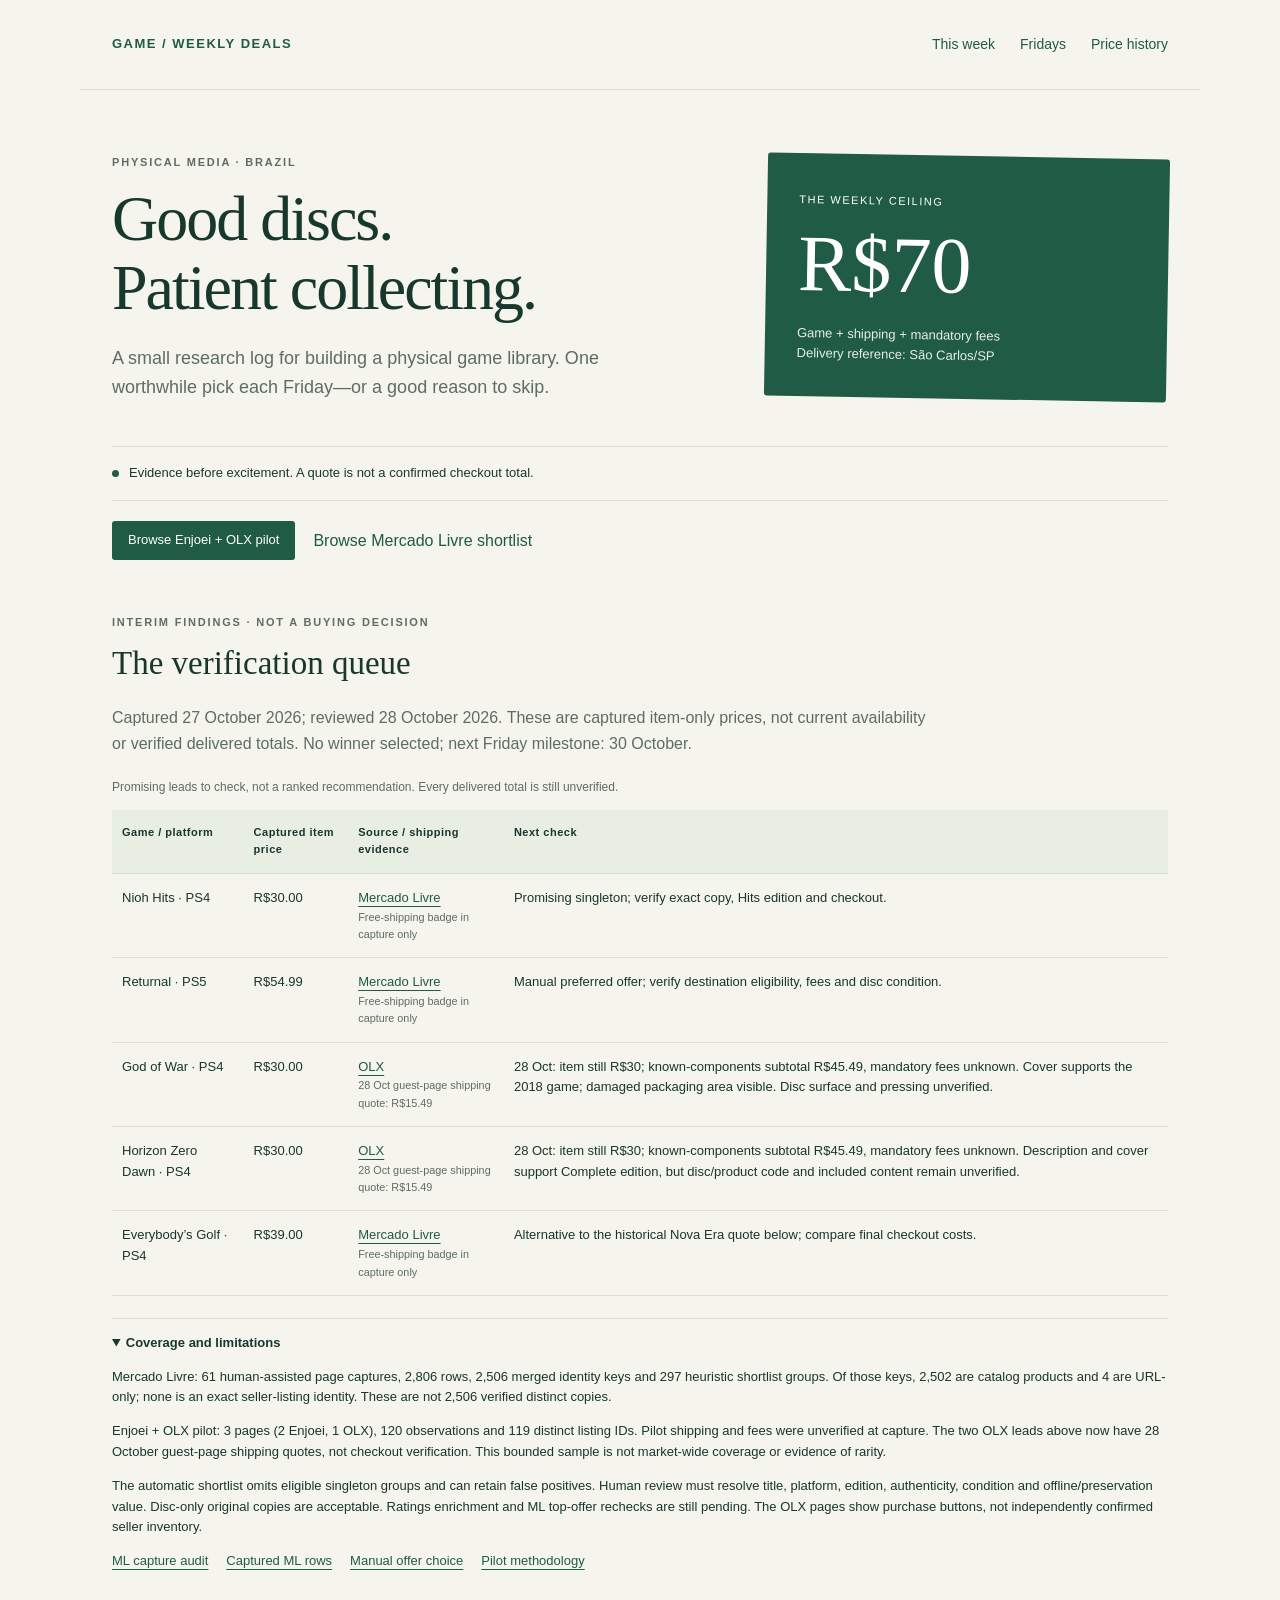
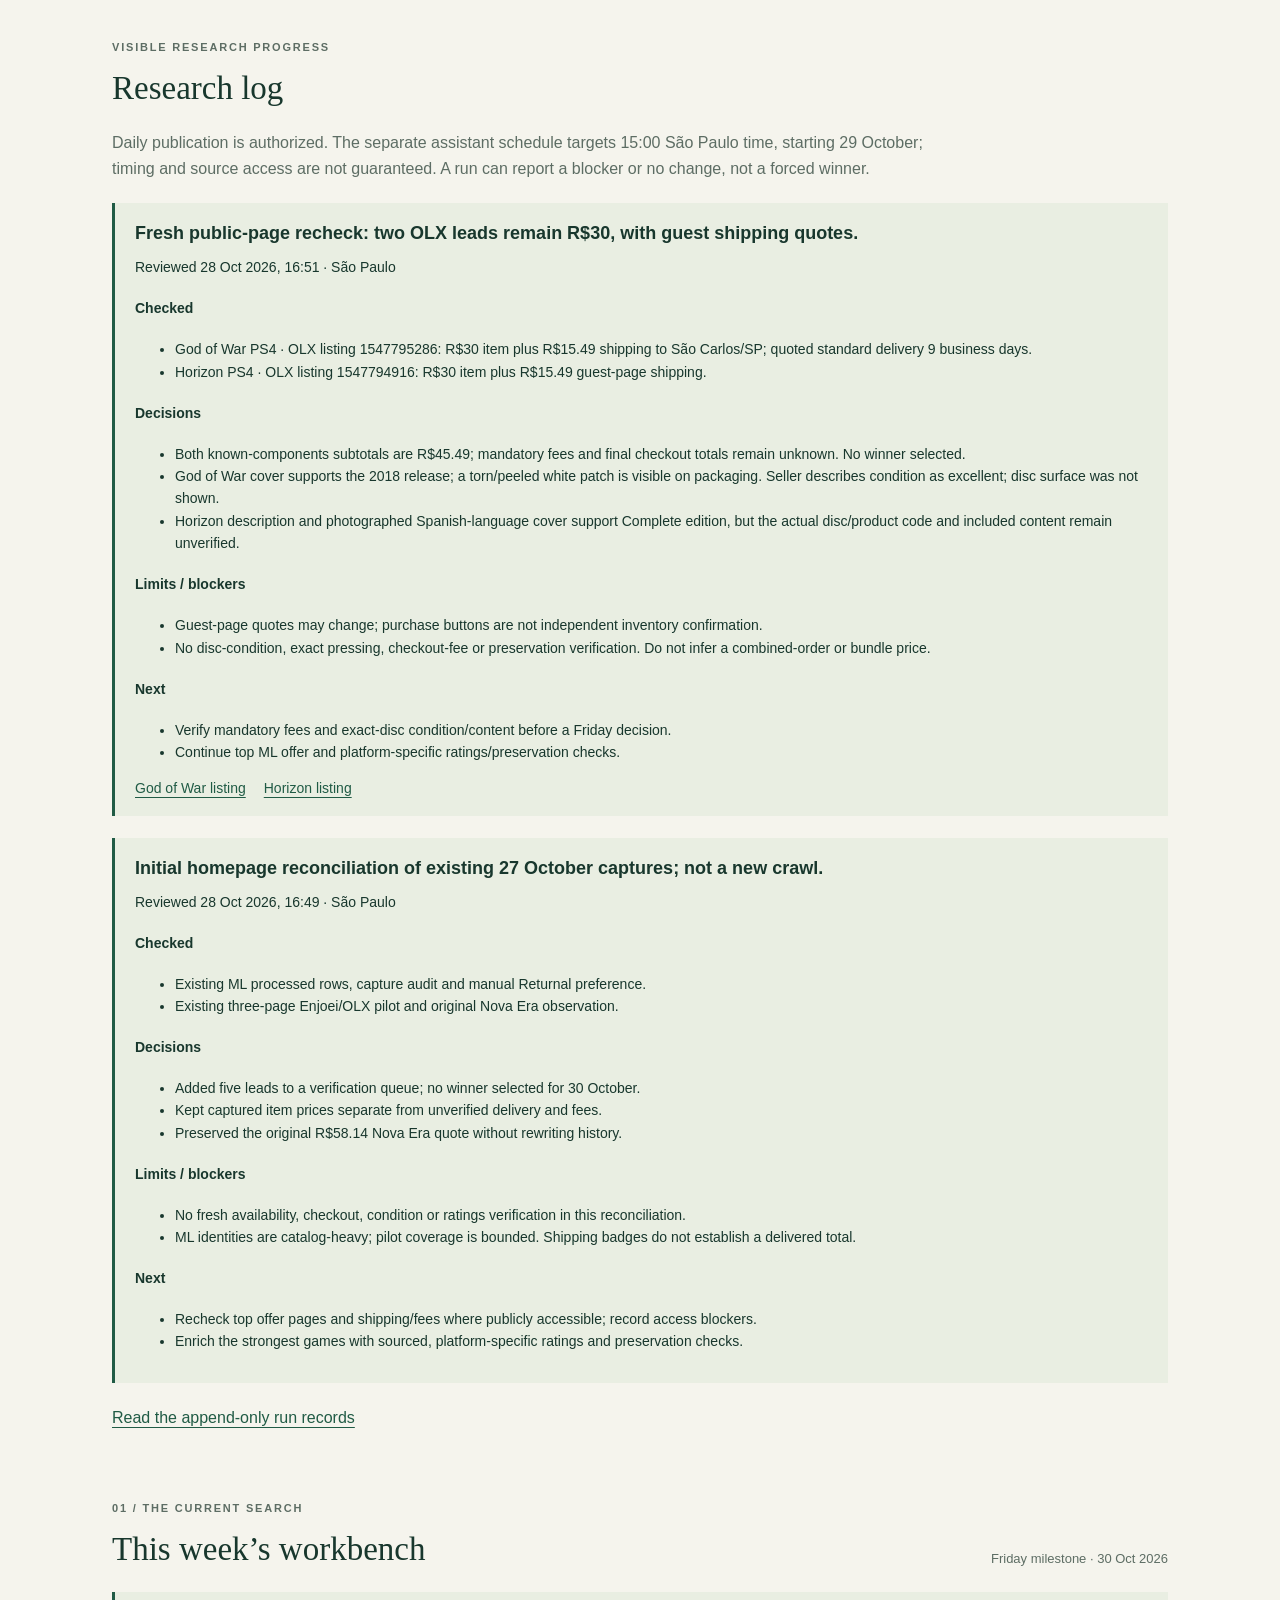
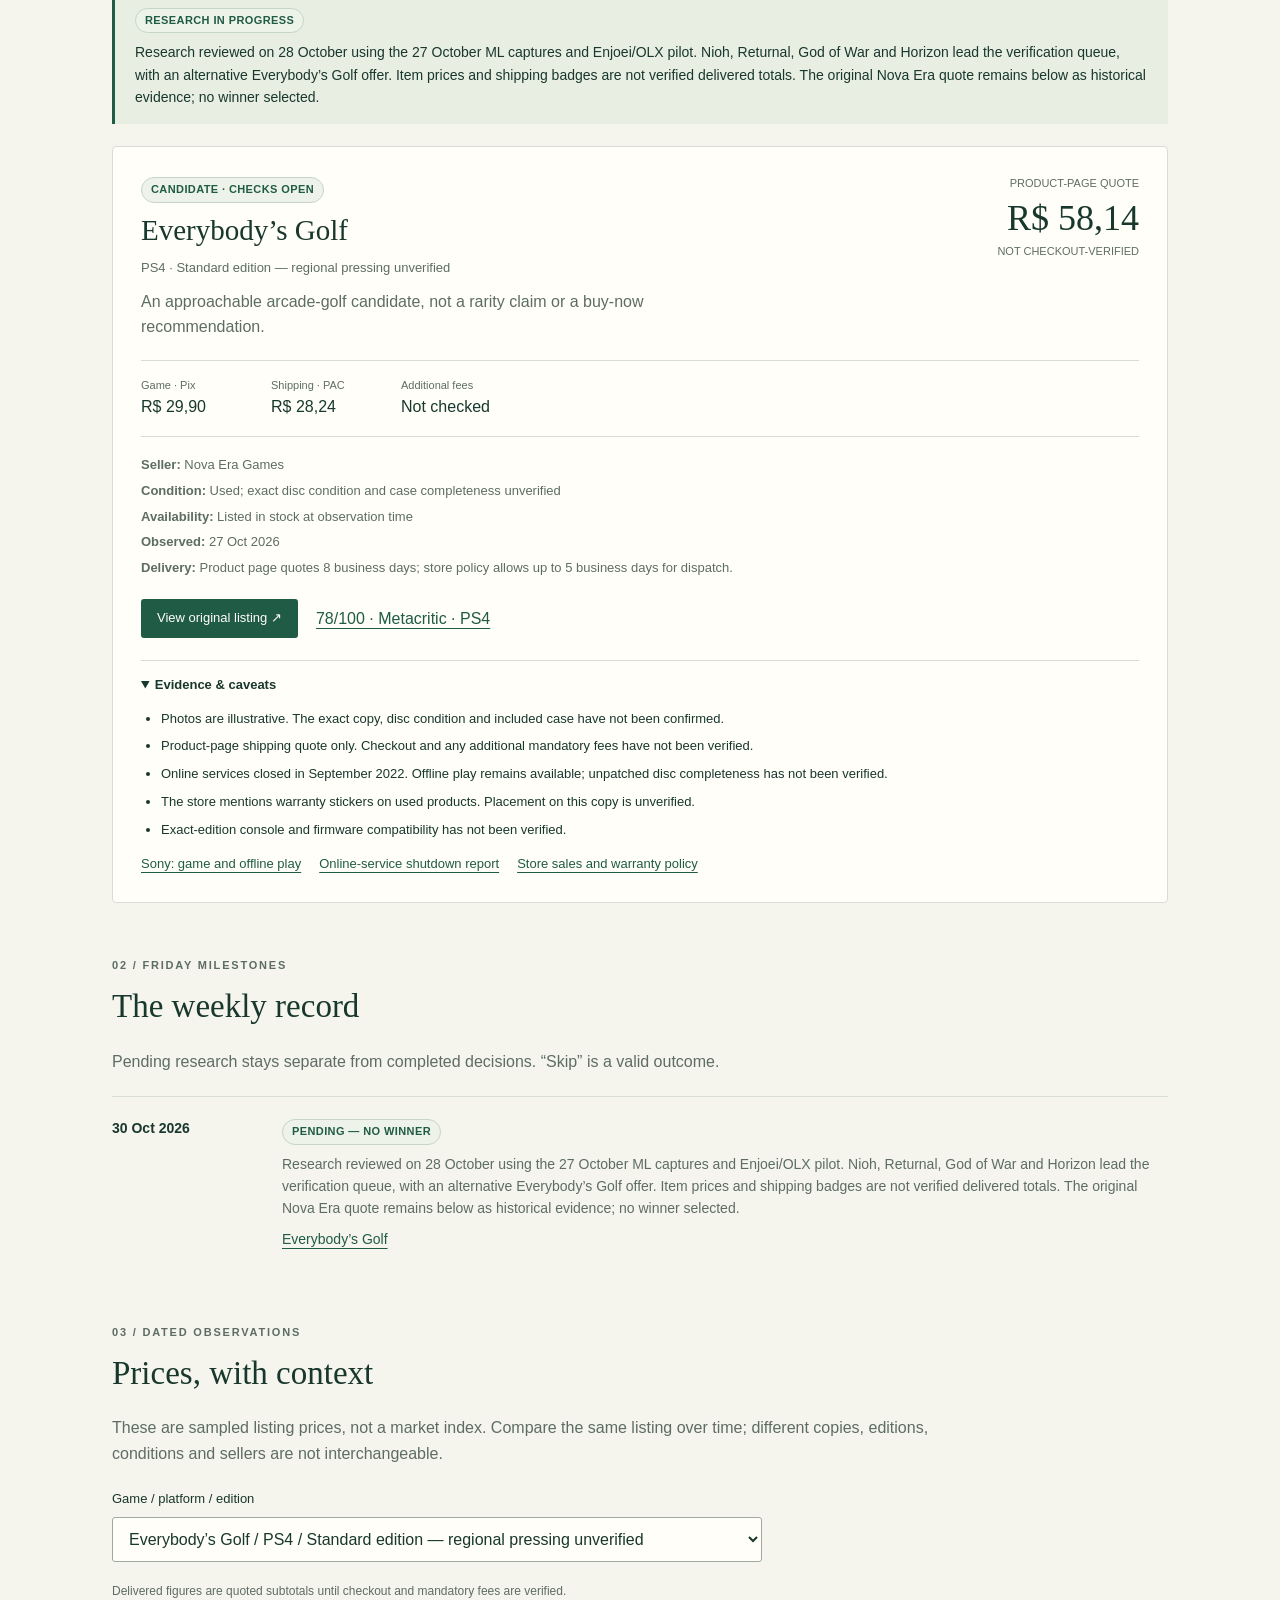
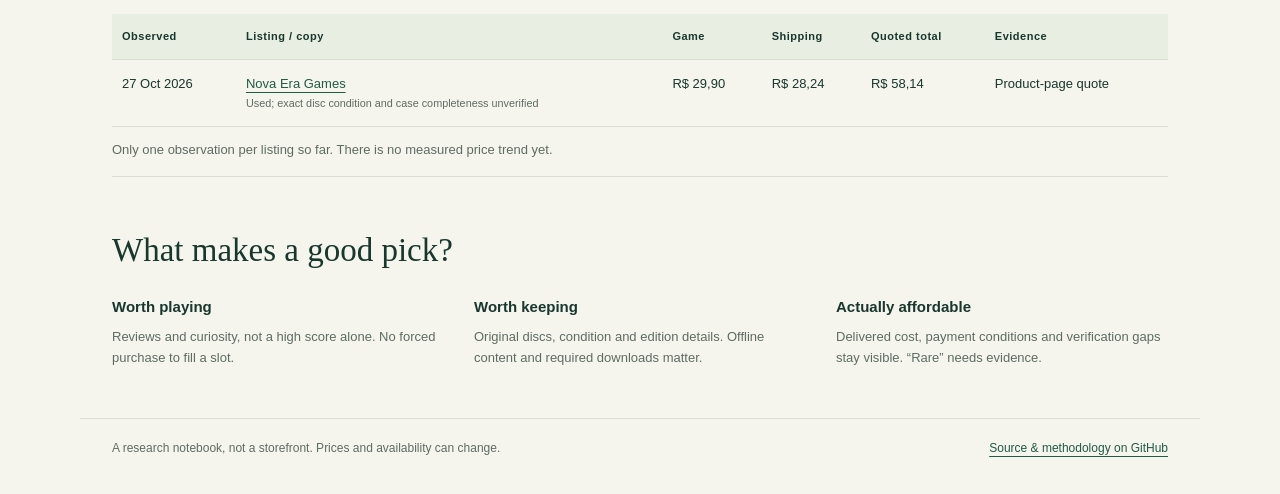
<file: index.html>
<!doctype html>
<html lang="en">
<head>
<meta charset="utf-8">
<meta name="viewport" content="width=device-width, initial-scale=1">
<meta name="description" content="A small, evidence-first research log of used physical PlayStation game deals in Brazil. One weekly pick, or a week worth skipping.">
<title>Game Weekly Deals · physical games, patient collecting</title>
<link rel="stylesheet" href="style.css">
<script src="app.js?v=2026-10-28-2" defer></script>
</head>
<body>
<a class="skip-link" href="#main">Skip to research</a>
<header class="site-header"><a class="wordmark" href="#">GAME / WEEKLY DEALS</a><nav aria-label="Main navigation"><a href="#current">This week</a><a href="#archive">Fridays</a><a href="#history">Price history</a></nav></header>
<main id="main">
<section class="hero"><div><p class="eyebrow">PHYSICAL MEDIA · BRAZIL</p><h1>Good discs.<br>Patient collecting.</h1><p class="intro">A small research log for building a physical game library. One worthwhile pick each Friday—or a good reason to skip.</p></div><aside class="budget" aria-label="Research budget"><span>THE WEEKLY CEILING</span><strong>R$70</strong><p>Game + shipping + mandatory fees<br>Delivery reference: São Carlos/SP</p></aside></section>
<div class="principle"><span class="dot" aria-hidden="true"></span>Evidence before excitement. A quote is not a confirmed checkout total.</div>
<nav aria-label="Browse captured listings" class="card-actions"><a class="primary-link" href="research/pilots/2026-10-27/">Browse Enjoei + OLX pilot</a><a href="crawl/processed/">Browse Mercado Livre shortlist</a></nav>

<section id="interim" aria-labelledby="interim-heading">
<div class="section-heading"><div><p class="eyebrow">INTERIM FINDINGS · NOT A BUYING DECISION</p><h2 id="interim-heading">The verification queue</h2></div></div>
<p class="section-intro">Captured <time datetime="2026-10-27">27 October 2026</time>; reviewed <time datetime="2026-10-28">28 October 2026</time>. These are captured item-only prices, not current availability or verified delivered totals. No winner selected; next Friday milestone: 30 October.</p>
<div class="table-scroll" tabindex="0" role="region" aria-label="Candidate verification queue">
<table><caption>Promising leads to check, not a ranked recommendation. Every delivered total is still unverified.</caption>
<thead><tr><th scope="col">Game / platform</th><th scope="col">Captured item price</th><th scope="col">Source / shipping evidence</th><th scope="col">Next check</th></tr></thead>
<tbody>
<tr><td>Nioh Hits · PS4</td><td>R$30.00</td><td><a href="https://www.mercadolivre.com.br/nioh-hits--playstation-4-midia-fisica-usado/up/MLBU5159547758">Mercado Livre</a><small>Free-shipping badge in capture only</small></td><td>Promising singleton; verify exact copy, Hits edition and checkout.</td></tr>
<tr><td>Returnal · PS5</td><td>R$54.99</td><td><a href="https://www.mercadolivre.com.br/returnal-ps5-original-usado/up/MLBU5342543821">Mercado Livre</a><small>Free-shipping badge in capture only</small></td><td>Manual preferred offer; verify destination eligibility, fees and disc condition.</td></tr>
<tr><td>God of War · PS4</td><td>R$30.00</td><td><a href="https://sp.olx.com.br/sao-paulo-e-regiao/games/jogos-de-video-game/god-of-war-ps4-midia-fisica-1547795286">OLX</a><small>28 Oct guest-page shipping quote: R$15.49</small></td><td>28 Oct: item still R$30; known-components subtotal R$45.49, mandatory fees unknown. Cover supports the 2018 game; damaged packaging area visible. Disc surface and pressing unverified.</td></tr>
<tr><td>Horizon Zero Dawn · PS4</td><td>R$30.00</td><td><a href="https://sp.olx.com.br/sao-paulo-e-regiao/games/jogos-de-video-game/horizon-zero-down-ps4-midia-fisica-1547794916">OLX</a><small>28 Oct guest-page shipping quote: R$15.49</small></td><td>28 Oct: item still R$30; known-components subtotal R$45.49, mandatory fees unknown. Description and cover support Complete edition, but disc/product code and included content remain unverified.</td></tr>
<tr><td>Everybody’s Golf · PS4</td><td>R$39.00</td><td><a href="https://www.mercadolivre.com.br/jogo-everybodys-golf-playstation-4-midia-fisica/up/MLBU3155338607">Mercado Livre</a><small>Free-shipping badge in capture only</small></td><td>Alternative to the historical Nova Era quote below; compare final checkout costs.</td></tr>
</tbody></table></div>
<details open><summary>Coverage and limitations</summary>
<p>Mercado Livre: 61 human-assisted page captures, 2,806 rows, 2,506 merged identity keys and 297 heuristic shortlist groups. Of those keys, 2,502 are catalog products and 4 are URL-only; none is an exact seller-listing identity. These are not 2,506 verified distinct copies.</p>
<p>Enjoei + OLX pilot: 3 pages (2 Enjoei, 1 OLX), 120 observations and 119 distinct listing IDs. Pilot shipping and fees were unverified at capture. The two OLX leads above now have 28 October guest-page shipping quotes, not checkout verification. This bounded sample is not market-wide coverage or evidence of rarity.</p>
<p>The automatic shortlist omits eligible singleton groups and can retain false positives. Human review must resolve title, platform, edition, authenticity, condition and offline/preservation value. Disc-only original copies are acceptable. Ratings enrichment and ML top-offer rechecks are still pending. The OLX pages show purchase buttons, not independently confirmed seller inventory.</p>
<p class="sources"><a href="crawl/processed/REPORT.md">ML capture audit</a><a href="crawl/processed/mercadolivre-listings.csv">Captured ML rows</a><a href="data/mercadolivre-picks.json">Manual offer choice</a><a href="research/pilots/2026-10-27/README.md">Pilot methodology</a></p>
</details>
</section>
<section id="research-log" aria-labelledby="research-log-heading"><div class="section-heading"><div><p class="eyebrow">VISIBLE RESEARCH PROGRESS</p><h2 id="research-log-heading">Research log</h2></div></div><p class="section-intro">Daily publication is authorized. The separate assistant schedule targets 15:00 São Paulo time, starting 29 October; timing and source access are not guaranteed. A run can report a blocker or no change, not a forced winner.</p><div id="research-log-content"></div><p><a href="data/research-log.json">Read the append-only run records</a></p></section>

<p id="loading" role="status">Loading the research log…</p><noscript><p>This log needs JavaScript to display its data. Read the <a href="data/observations.json">observations</a> and <a href="data/weeks.json">weekly records</a> directly instead.</p></noscript>
<section id="current" aria-labelledby="current-heading"><div class="section-heading"><div><p class="eyebrow">01 / THE CURRENT SEARCH</p><h2 id="current-heading">This week’s workbench</h2></div><span id="current-date" class="muted"></span></div><div id="current-content"></div></section>
<section id="archive" aria-labelledby="archive-heading"><div class="section-heading"><div><p class="eyebrow">02 / FRIDAY MILESTONES</p><h2 id="archive-heading">The weekly record</h2></div></div><p class="section-intro">Pending research stays separate from completed decisions. “Skip” is a valid outcome.</p><div id="archive-content"></div></section>
<section id="history" aria-labelledby="history-heading"><div class="section-heading"><div><p class="eyebrow">03 / DATED OBSERVATIONS</p><h2 id="history-heading">Prices, with context</h2></div></div><p class="section-intro">These are sampled listing prices, not a market index. Compare the same listing over time; different copies, editions, conditions and sellers are not interchangeable.</p><label for="game-filter">Game / platform / edition</label><select id="game-filter"></select><div id="history-content" aria-live="polite"></div></section>
<section class="method" aria-labelledby="method-heading"><h2 id="method-heading">What makes a good pick?</h2><div class="method-grid"><div><h3>Worth playing</h3><p>Reviews and curiosity, not a high score alone. No forced purchase to fill a slot.</p></div><div><h3>Worth keeping</h3><p>Original discs, condition and edition details. Offline content and required downloads matter.</p></div><div><h3>Actually affordable</h3><p>Delivered cost, payment conditions and verification gaps stay visible. “Rare” needs evidence.</p></div></div></section>
</main><footer><p>A research notebook, not a storefront. Prices and availability can change.</p><a href="https://github.com/fczuardi/game-weekly-deals">Source & methodology on GitHub</a></footer>
</body>
</html>
</file>
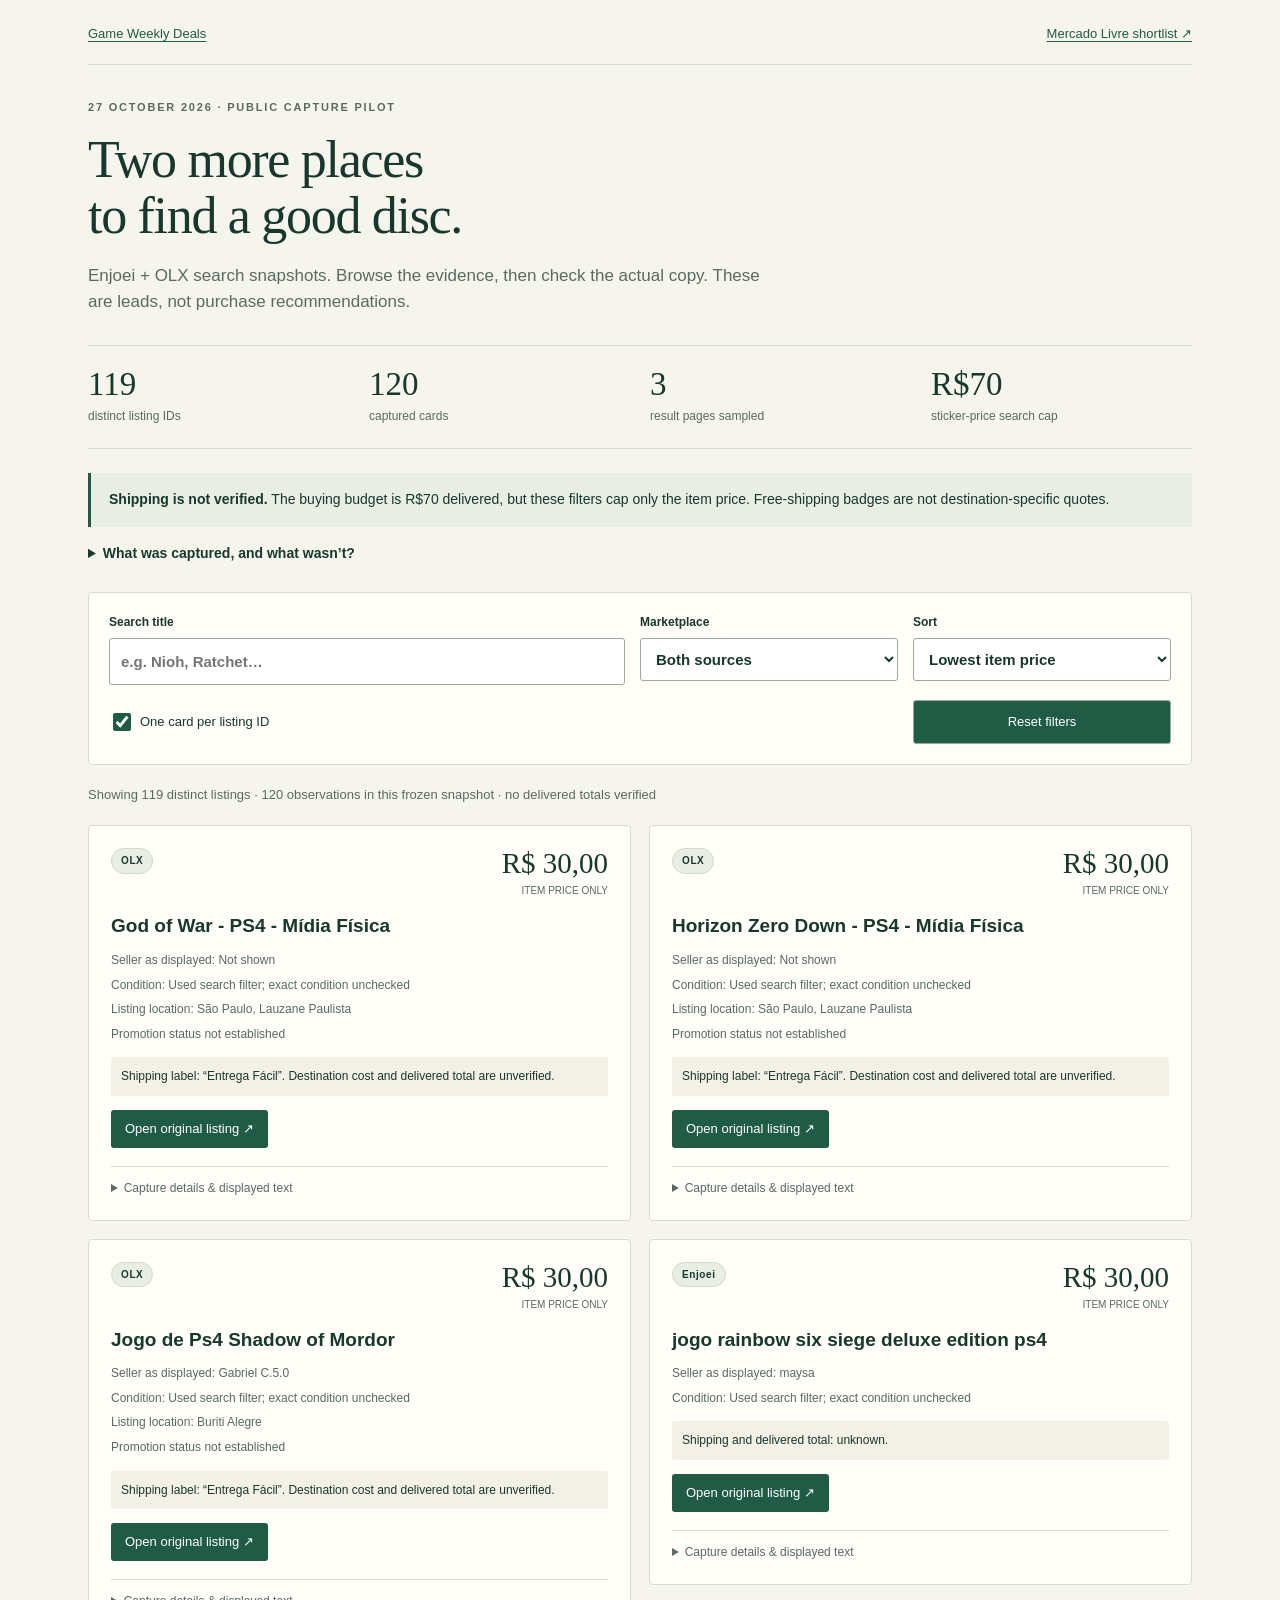
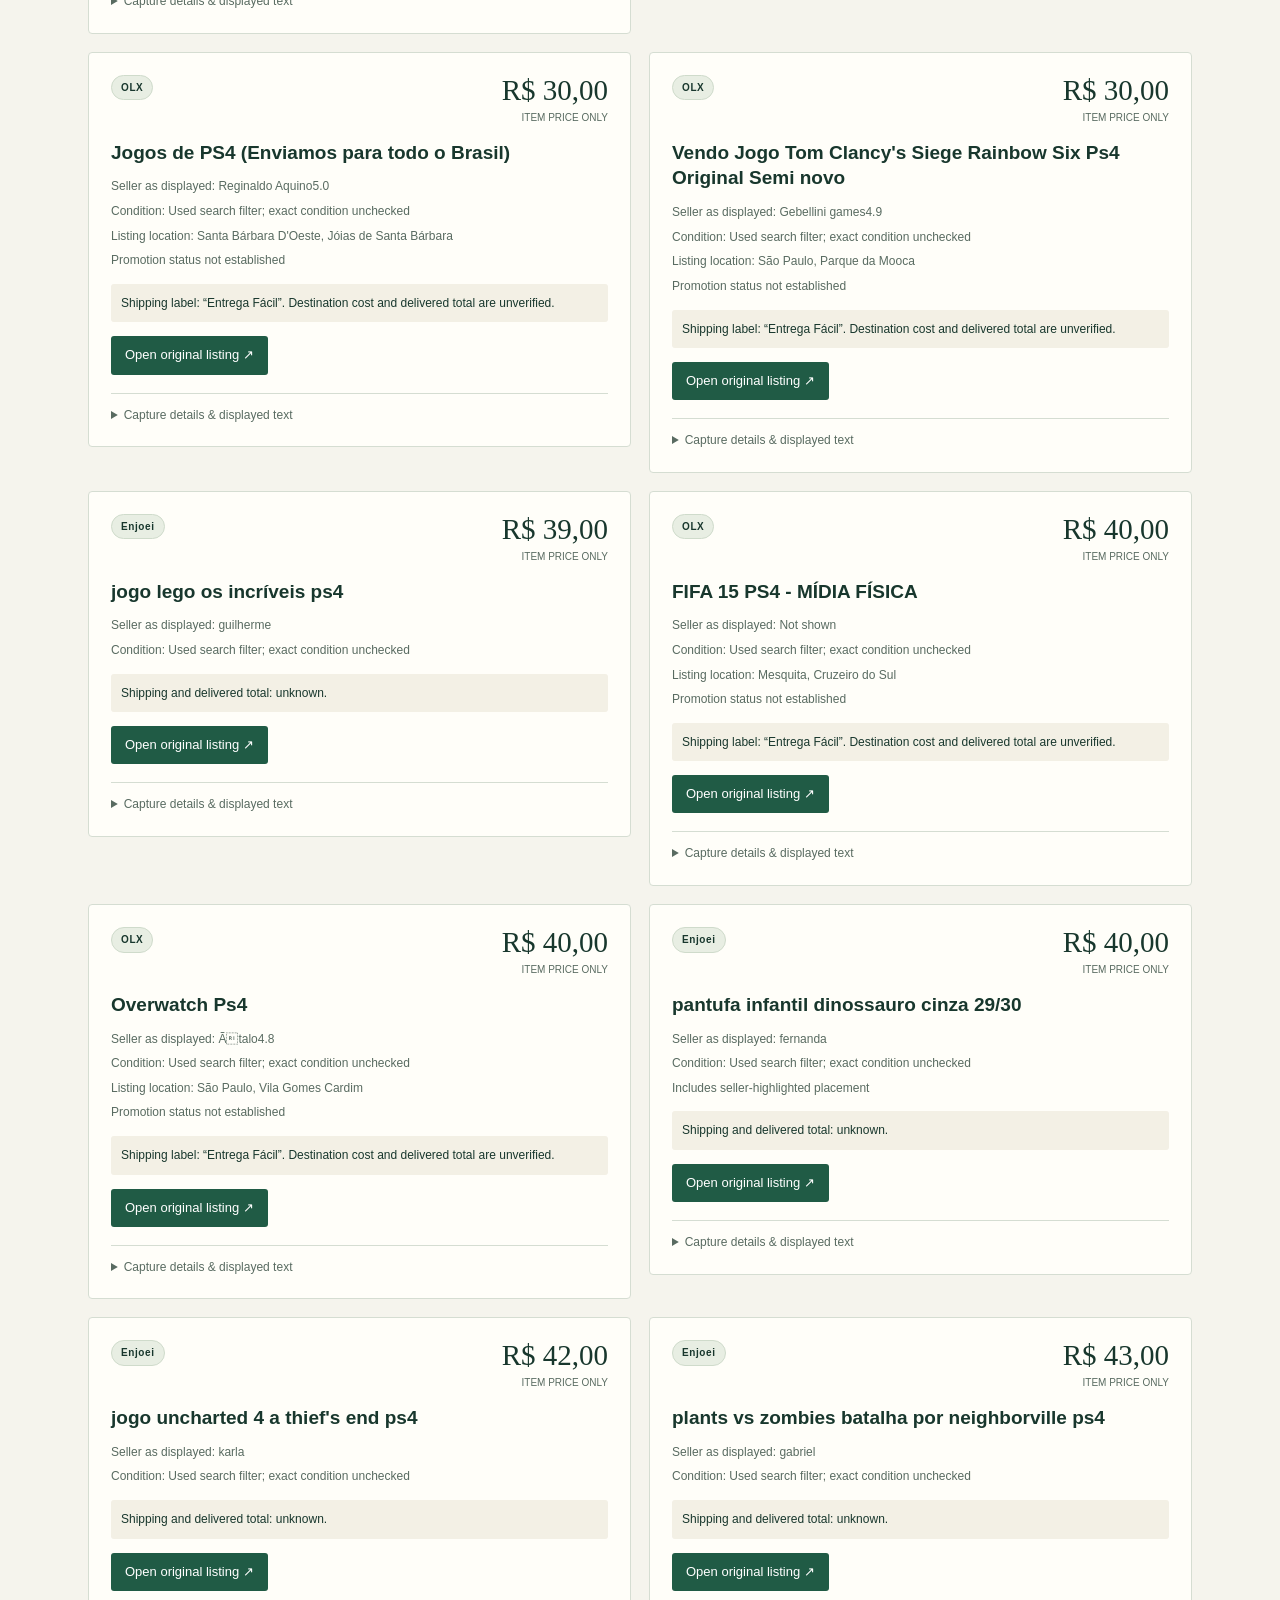
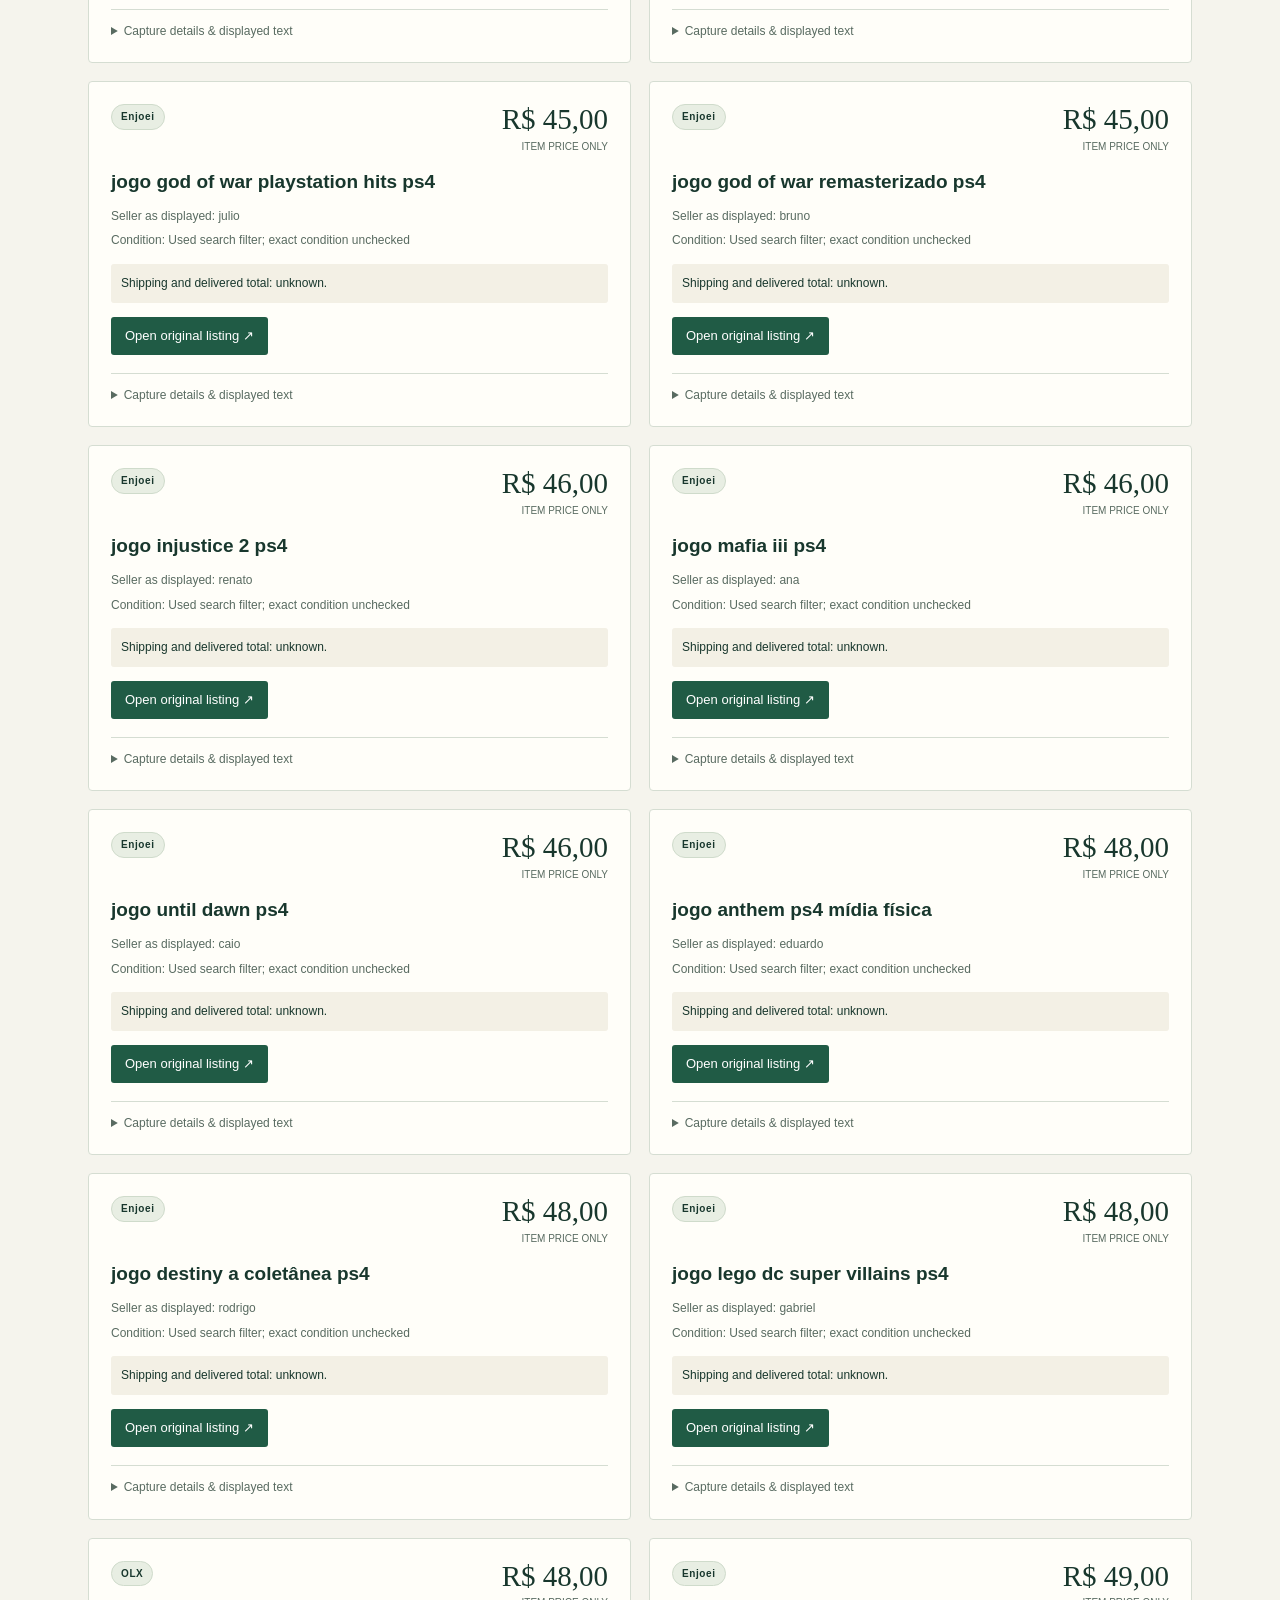
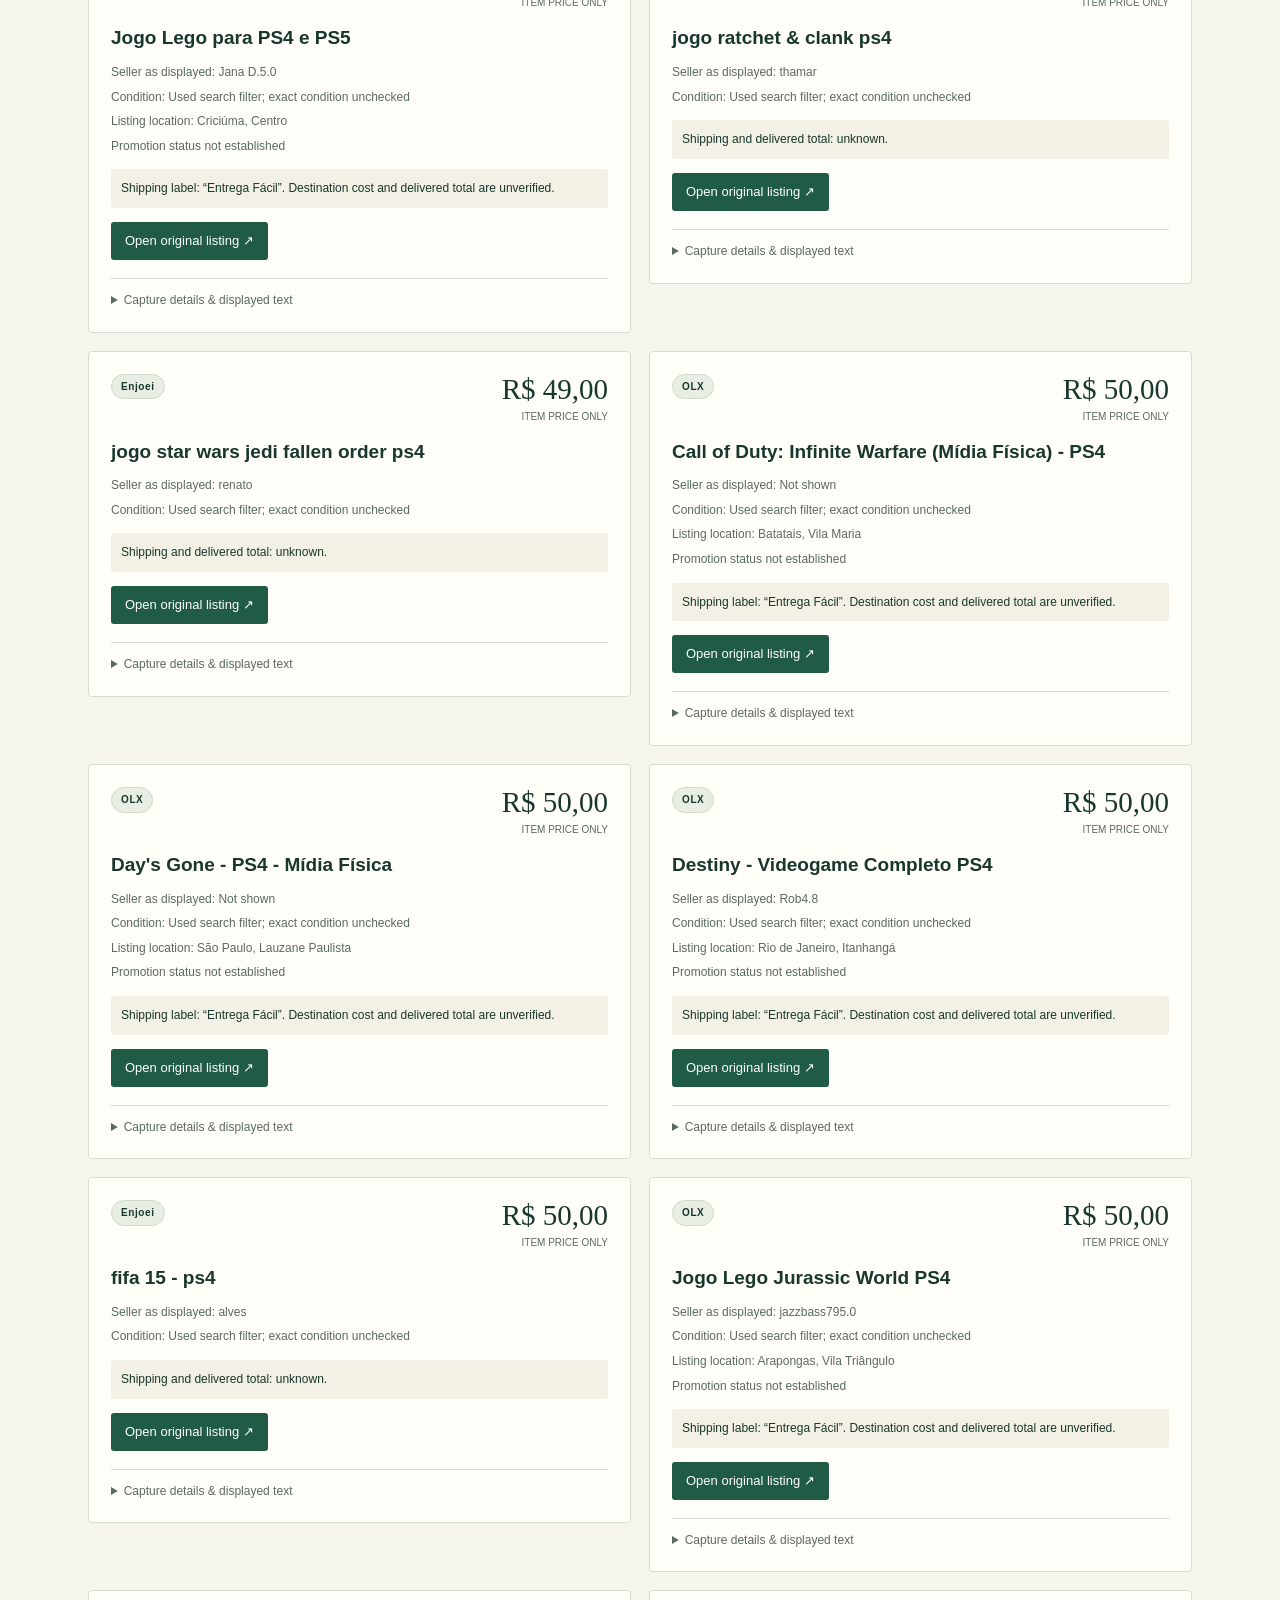
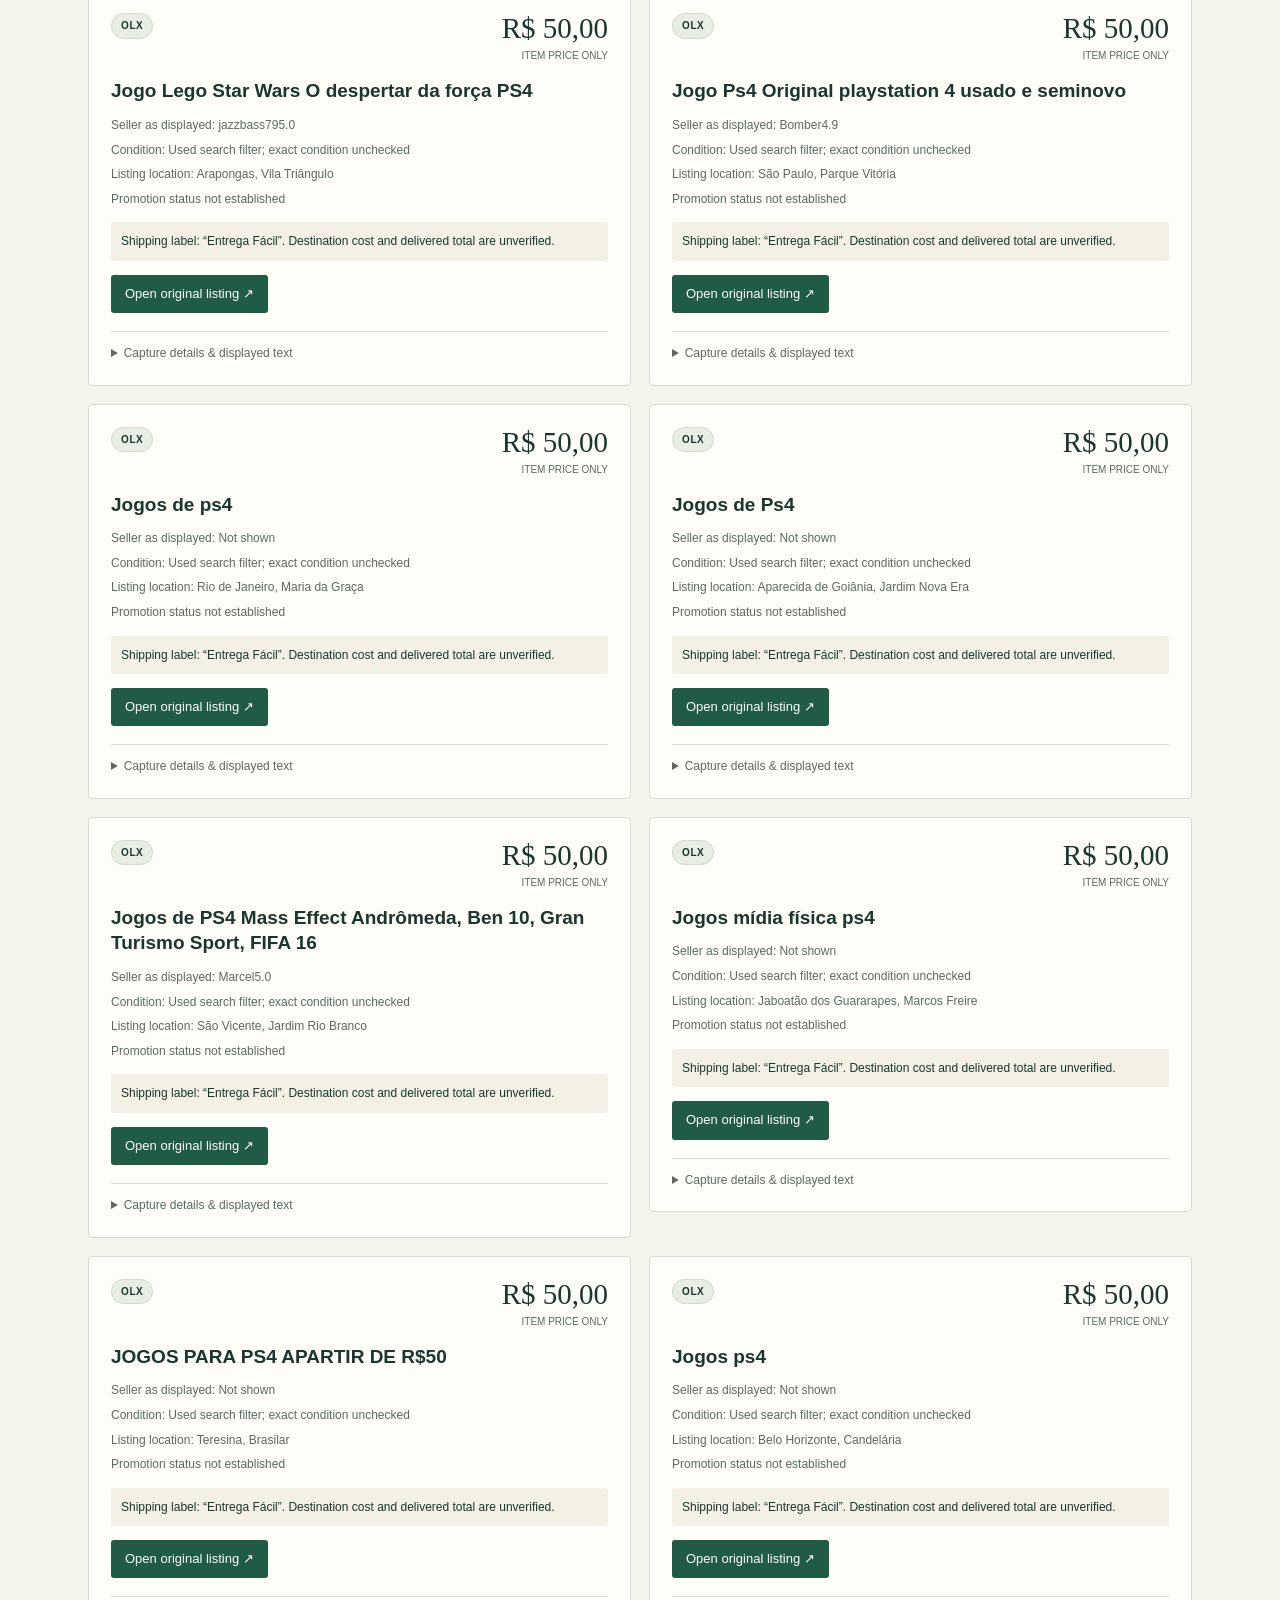
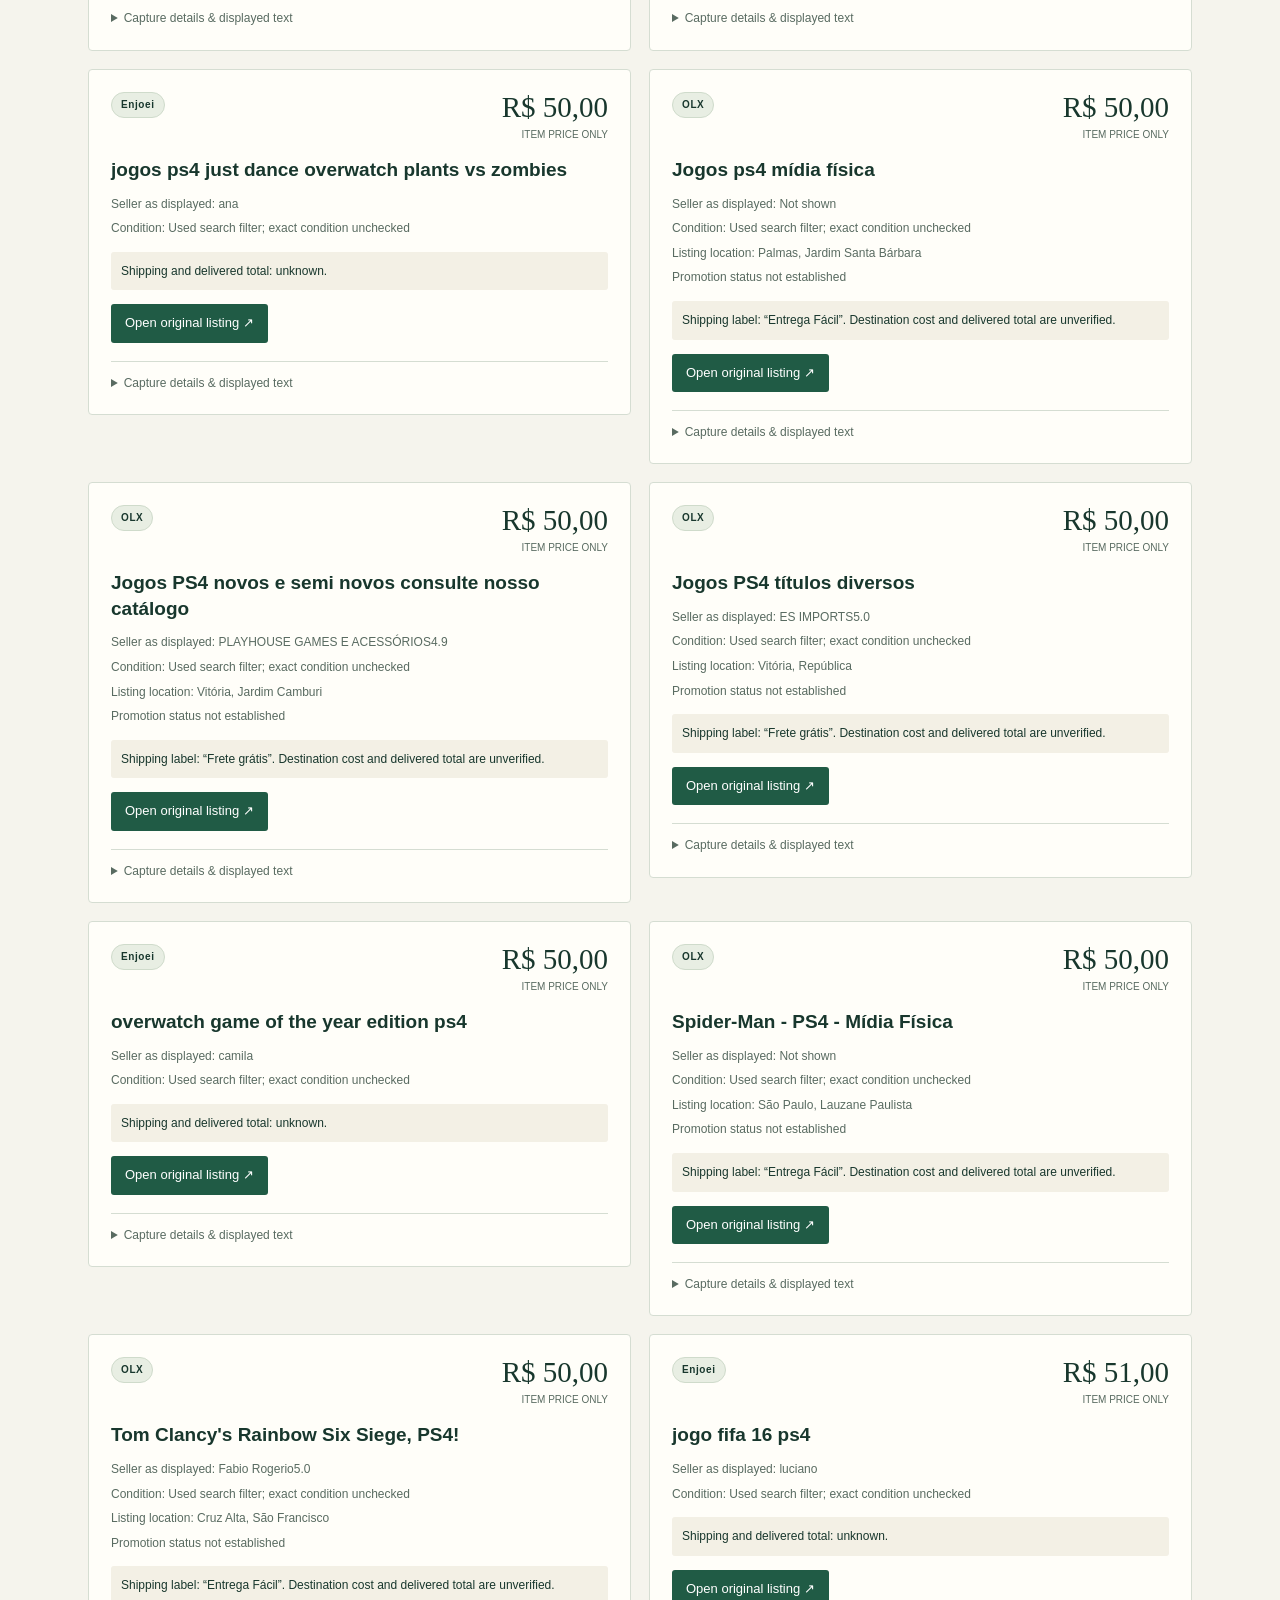
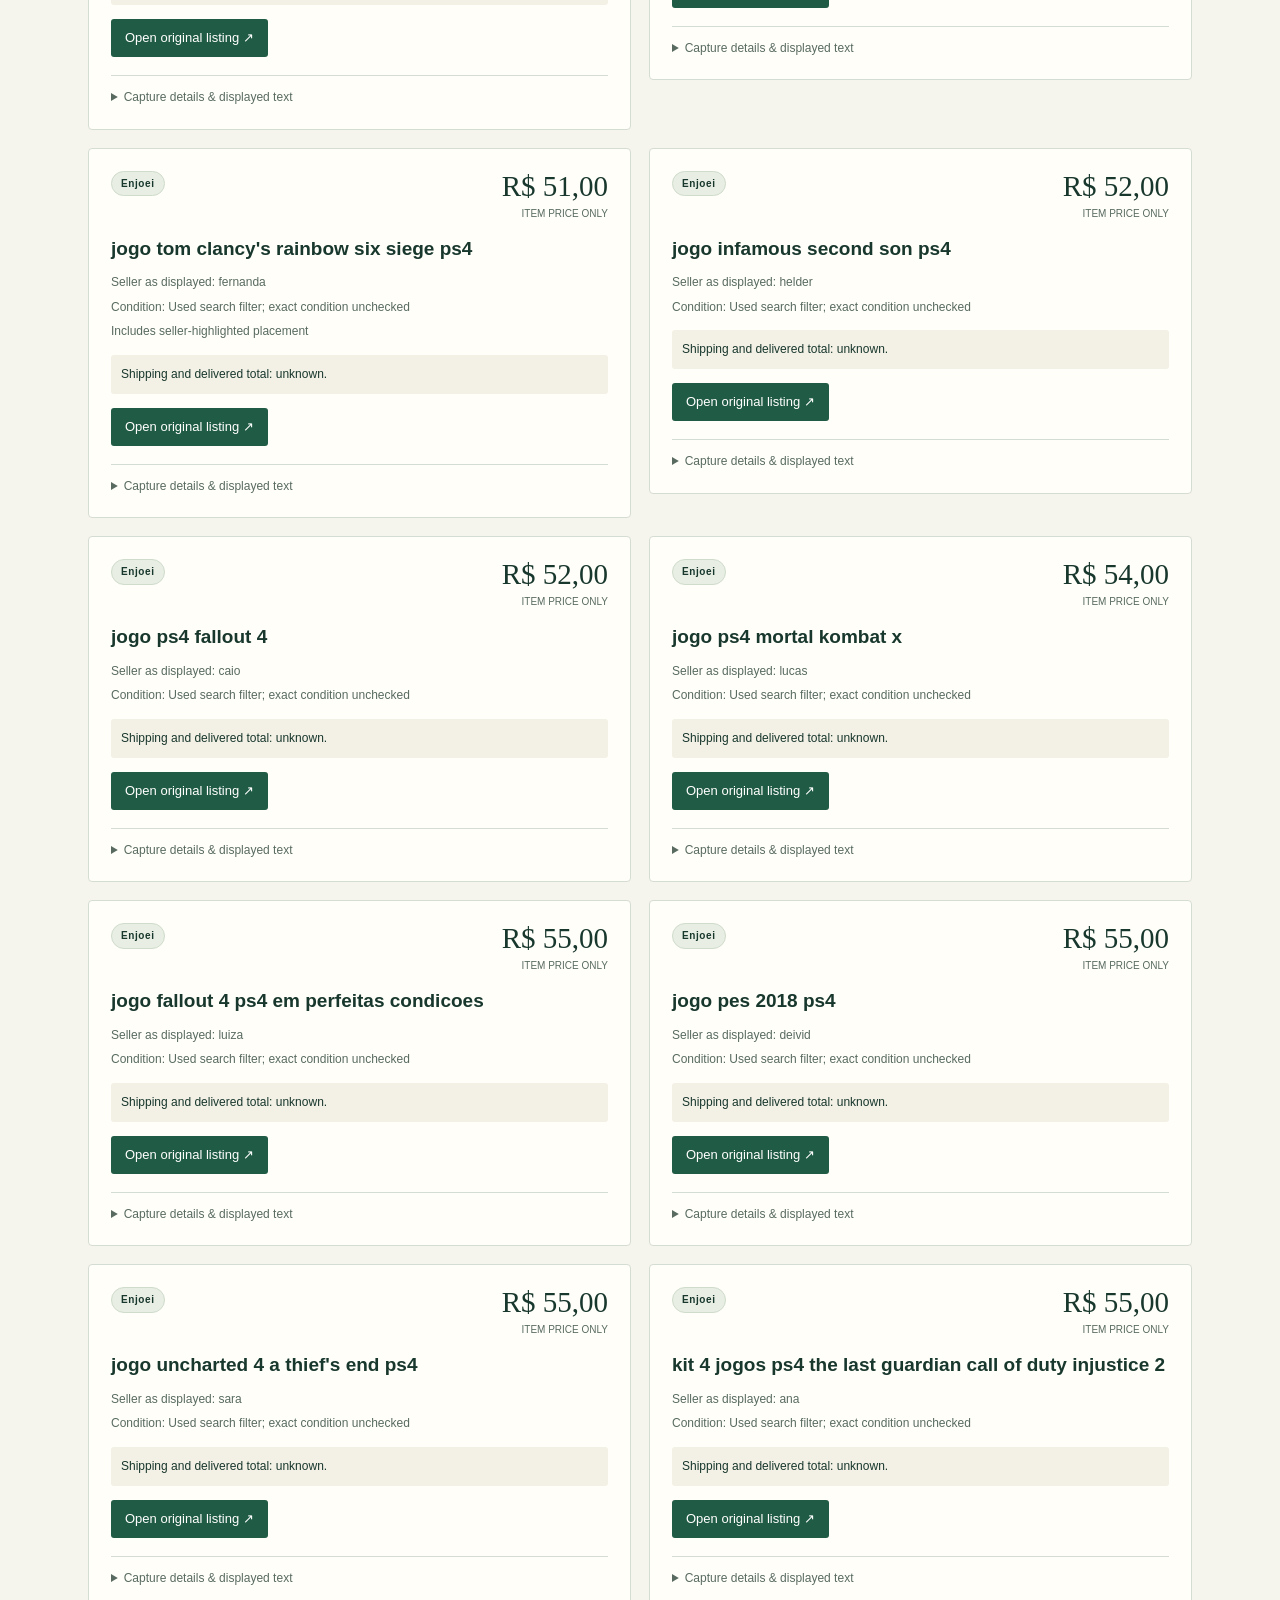
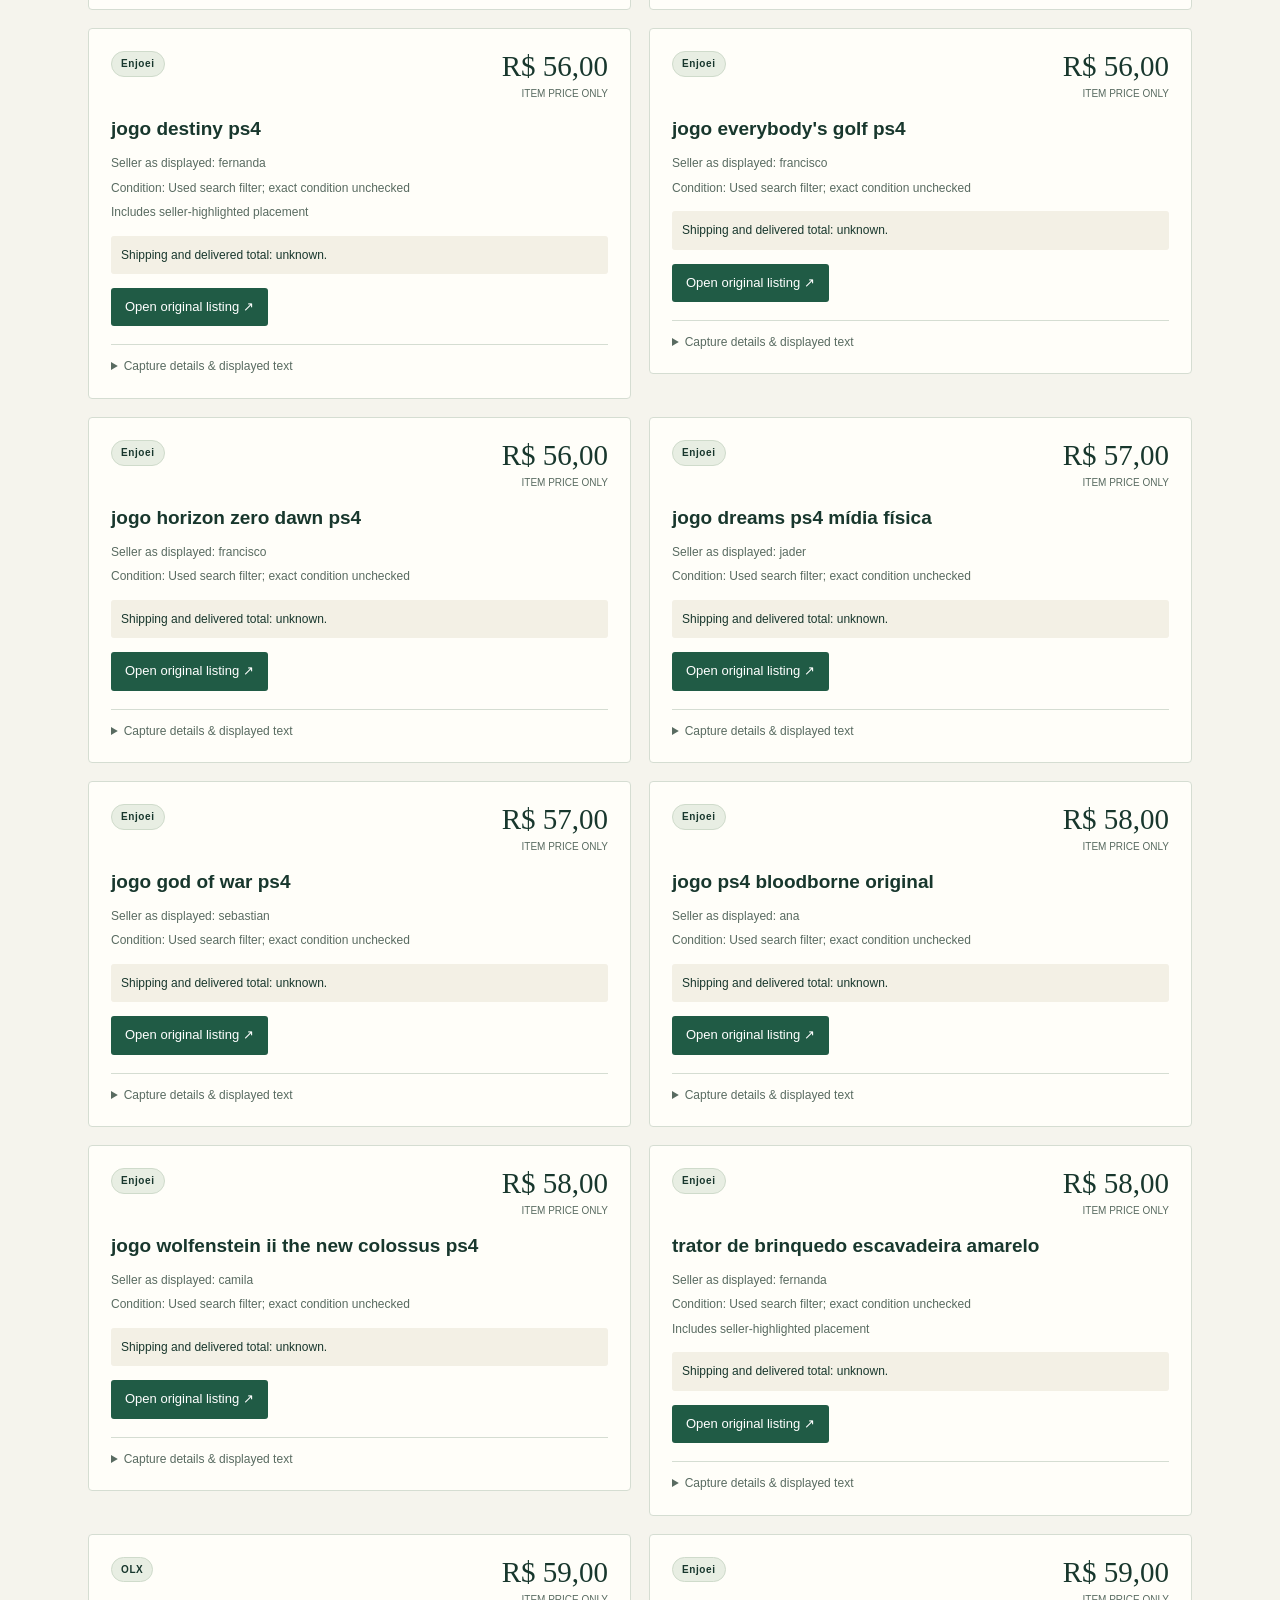
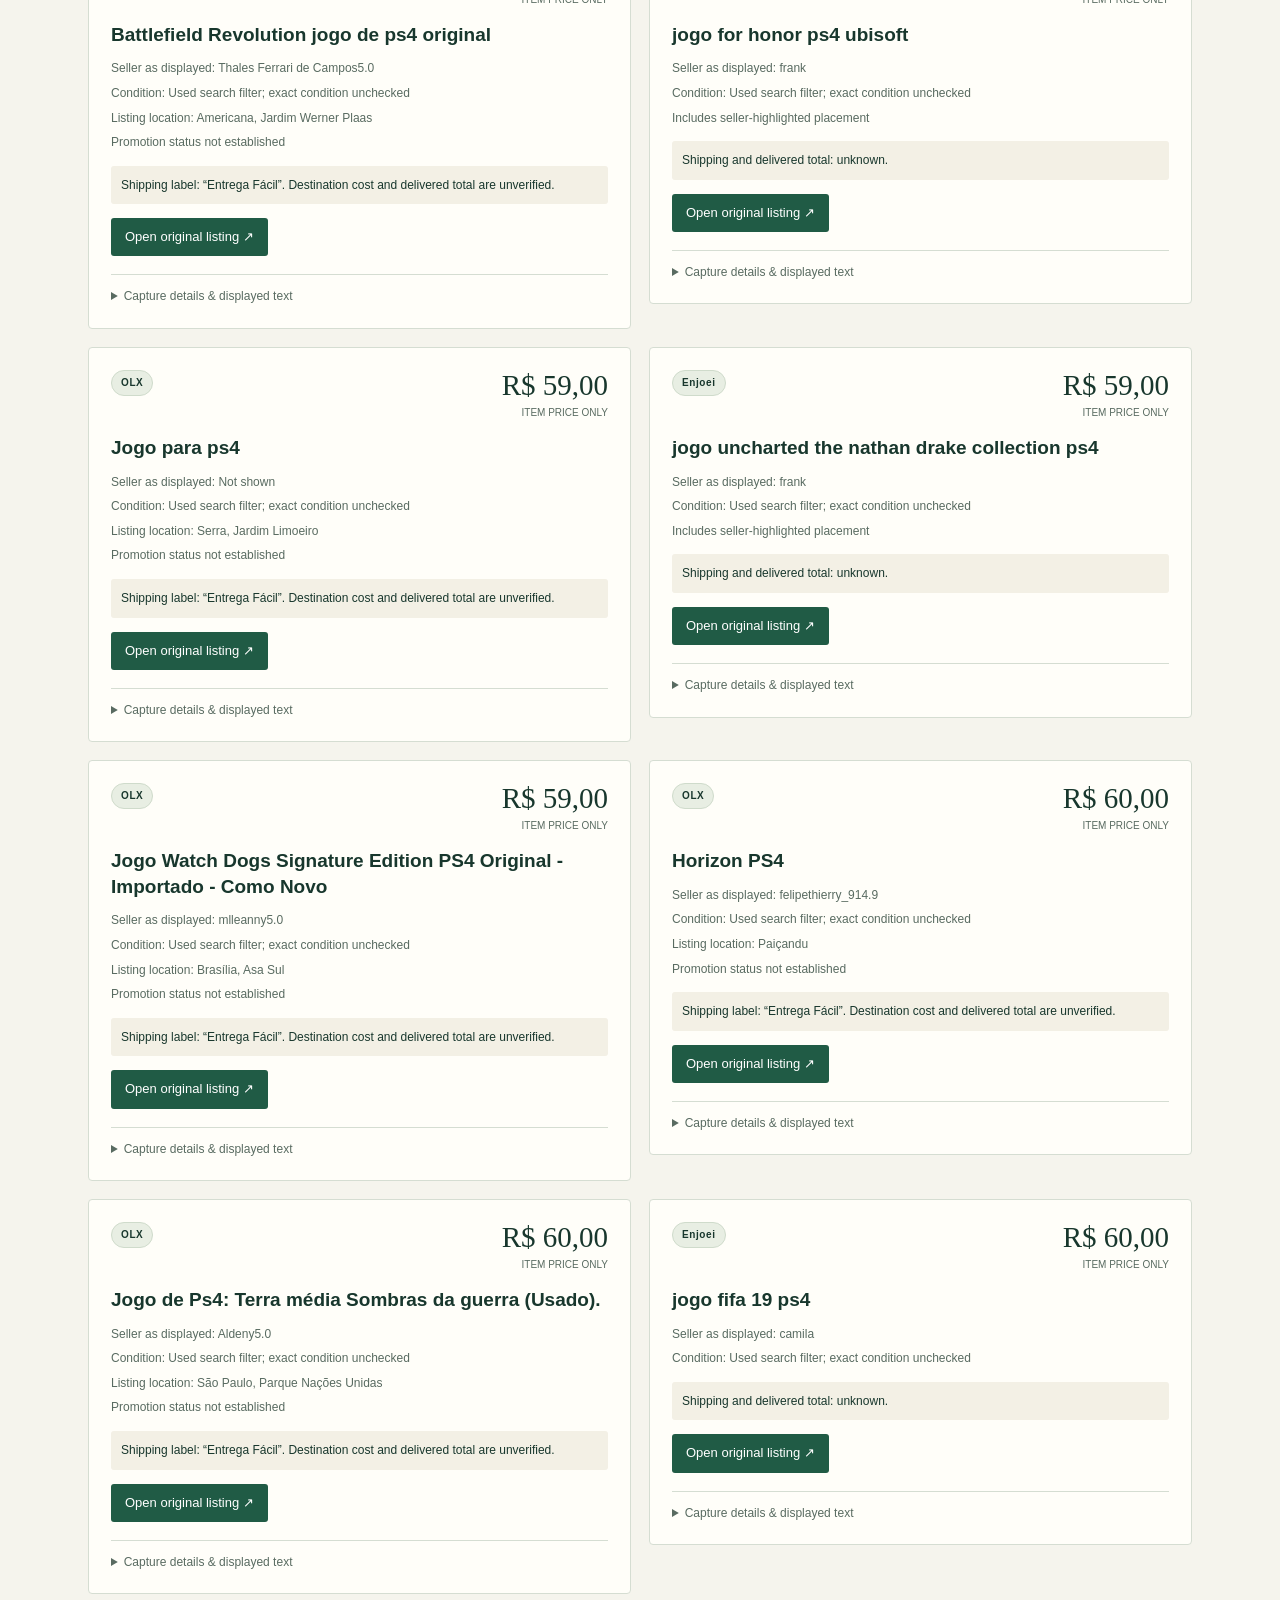
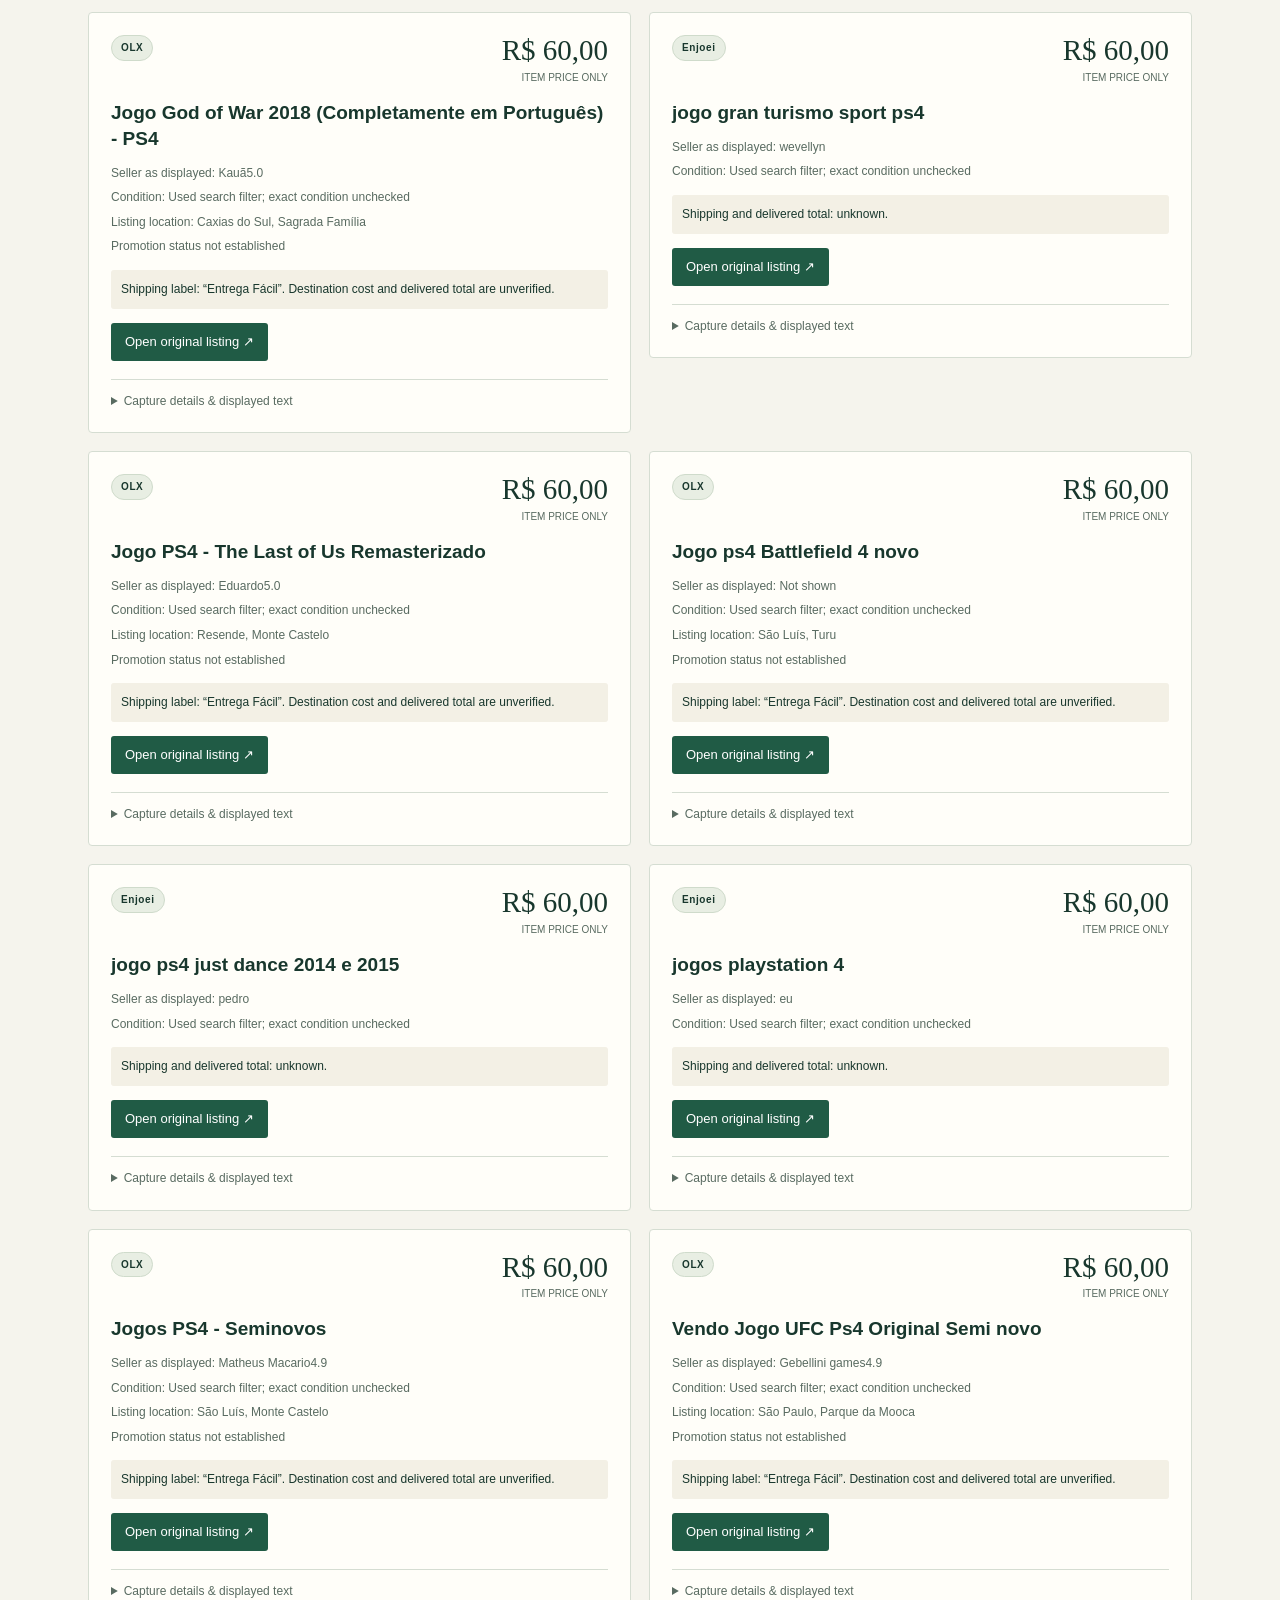
<file: research/pilots/2026-10-27/index.html>
<!doctype html>
<html lang="en">
<head>
  <meta charset="utf-8">
  <meta name="viewport" content="width=device-width, initial-scale=1">
  <meta name="description" content="Browse the October 27 Enjoei and OLX pilot: captured used-game search cards, prices and verification gaps.">
  <title>Enjoei + OLX · Game Weekly Deals</title>
  <link rel="stylesheet" href="view.css">
  <script type="module" src="view.mjs"></script>
</head>
<body>
  <a class="skip" href="#results">Skip to listings</a>
  <header>
    <nav aria-label="Project navigation"><a href="../../../">Game Weekly Deals</a><a href="../../../crawl/processed/">Mercado Livre shortlist ↗</a></nav>
    <p class="eyebrow">27 OCTOBER 2026 · PUBLIC CAPTURE PILOT</p>
    <h1>Two more places<br>to find a good disc.</h1>
    <p class="lede">Enjoei + OLX search snapshots. Browse the evidence, then check the actual copy. These are leads, not purchase recommendations.</p>
  </header>
  <main>
    <section class="stats" aria-label="Capture summary">
      <div><strong id="unique-count">—</strong><span>distinct listing IDs</span></div>
      <div><strong id="observation-count">—</strong><span>captured cards</span></div>
      <div><strong>3</strong><span>result pages sampled</span></div>
      <div><strong>R$70</strong><span>sticker-price search cap</span></div>
    </section>
    <p class="notice"><strong>Shipping is not verified.</strong> The buying budget is R$70 delivered, but these filters cap only the item price. Free-shipping badges are not destination-specific quotes.</p>
    <details class="scope">
      <summary>What was captured, and what wasn’t?</summary>
      <p>Nationwide used-game searches: two Enjoei pages (60 regular cards + 10 seller highlights) and OLX page 1 (50 cards). Sorted by marketplace relevance, not a complete market crawl.</p>
      <p>All cards are retained, including bundles, online-dependent games and ambiguous offers. Search filters do not establish physical format, authenticity, copy condition or availability. No product-detail or checkout verification was performed.</p>
      <p>By default, the repeated Enjoei listing is shown once with its occurrence count. Seller-highlight placement is labelled; OLX promotion status is unknown. Times are capture times, not price guarantees.</p>
      <p><a href="https://github.com/fczuardi/game-weekly-deals/blob/main/research/pilots/2026-10-27/README.md">Full methodology and JSON files on GitHub ↗</a></p>
    </details>
    <form id="filters" class="filters" aria-label="Filter captured listings">
      <label class="search">Search title<input id="query" type="search" placeholder="e.g. Nioh, Ratchet…" autocomplete="off"></label>
      <label>Marketplace<select id="source"><option value="">Both sources</option><option value="enjoei">Enjoei</option><option value="olx">OLX</option></select></label>
      <label>Sort<select id="sort"><option value="price-asc">Lowest item price</option><option value="price-desc">Highest item price</option><option value="title">Title A–Z</option><option value="capture">Capture order</option></select></label>
      <label class="check"><input id="unique" type="checkbox" checked> One card per listing ID</label>
      <button type="button" id="reset">Reset filters</button>
    </form>
    <p id="status" role="status" aria-live="polite">Loading three capture files…</p>
    <section id="results" class="results" aria-label="Captured listings" tabindex="-1"></section>
    <noscript><p>Enable JavaScript to filter these captures, or browse the <a href="enjoei-page-1.json">first Enjoei JSON</a>, <a href="enjoei-page-2.json">second Enjoei JSON</a> and <a href="olx-page-1.json">OLX JSON</a>.</p></noscript>
  </main>
  <footer>Frozen research snapshot · No live prices, affiliate links or purchase actions. <a href="../../../crawl/processed/">Back to Mercado Livre triage</a></footer>
</body>
</html>
</file>
<file: style.css>
:root{--ink:#18372d;--muted:#5d6d64;--paper:#f5f4ed;--line:#d9ded4;--green:#205b45;--pale:#e9eee2;--orange:#a94c24;--white:#fffef9}*{box-sizing:border-box}html{scroll-behavior:smooth;scroll-padding-top:24px}body{margin:0;background:var(--paper);color:var(--ink);font-family:Arial,Helvetica,sans-serif;font-size:16px;line-height:1.6}a{color:var(--green);text-underline-offset:4px}a:hover{color:var(--orange)}a:focus-visible,button:focus-visible,select:focus-visible,summary:focus-visible{outline:3px solid #a94c24;outline-offset:4px}.skip-link{position:absolute;left:16px;top:-100px;padding:10px;background:white;z-index:5}.skip-link:focus{top:8px}.site-header,main,footer{max-width:1120px;margin:auto;padding-inline:32px}.site-header{min-height:90px;display:flex;justify-content:space-between;align-items:center;gap:24px;border-bottom:1px solid var(--line)}.wordmark{font-size:13px;font-weight:800;letter-spacing:1.5px;text-decoration:none}.site-header nav{display:flex;gap:25px;font-size:14px}nav a{text-decoration:none}.hero{padding:64px 0 45px;display:grid;grid-template-columns:1.5fr 1fr;gap:50px;align-items:center}.eyebrow{font-size:11px;letter-spacing:1.8px;font-weight:700;color:var(--muted);margin:0 0 12px}h1{font-family:Georgia,serif;font-weight:400;line-height:1.08;letter-spacing:-2px;font-size:64px;margin:0 0 22px}.intro{font-size:18px;max-width:530px;color:var(--muted);margin:0}.budget{background:var(--green);color:white;padding:32px;border-radius:3px;transform:rotate(1deg)}.budget span{font-size:11px;letter-spacing:1.5px}.budget strong{display:block;font-family:Georgia,serif;font-size:80px;line-height:1.3;font-weight:400}.budget p{font-size:13px;color:#e6efe7;margin:8px 0 0}.principle{border-block:1px solid var(--line);padding:16px 0;font-size:13px;display:flex;gap:10px;align-items:center}.dot{background:var(--green);width:7px;height:7px;border-radius:50%;flex-shrink:0}main>section:not(.hero){padding-top:54px}.section-heading{display:flex;justify-content:space-between;gap:16px;align-items:end;margin-bottom:22px}h2{font-family:Georgia,serif;font-size:33px;line-height:1.2;font-weight:400;margin:0}h3{font-size:18px;margin:0 0 8px}.muted,.section-intro{color:var(--muted)}.muted{font-size:13px}.section-intro{max-width:820px;margin:0 0 22px}.week-note{background:var(--pale);border-left:3px solid var(--green);padding:16px 20px;margin-bottom:22px;font-size:14px}.week-note p{margin:8px 0 0}.badge{display:inline-block;border:1px solid #c6d5c7;padding:3px 9px;border-radius:20px;font-size:11px;font-weight:700;letter-spacing:.4px;background:#edf3e9;color:var(--green)}.card{background:var(--white);border:1px solid var(--line);padding:28px;border-radius:4px}.card-top{display:flex;gap:26px;justify-content:space-between;align-items:start}.card h3{font-family:Georgia,serif;font-weight:400;font-size:29px;line-height:1.2;margin:10px 0}.card .summary{color:var(--muted);max-width:590px;margin:10px 0 20px}.quote{text-align:right;min-width:155px}.quote strong{display:block;font-family:Georgia,serif;font-weight:400;font-size:36px;line-height:1.4;white-space:nowrap}.quote span{font-size:11px;color:var(--muted);display:block}.price-breakdown{display:flex;flex-wrap:wrap;gap:12px 30px;border-block:1px solid var(--line);padding:16px 0;margin:18px 0}.price-breakdown div{min-width:100px}.price-breakdown dt{font-size:11px;color:var(--muted)}.price-breakdown dd{margin:0;font-size:16px}.facts{font-size:13px;color:var(--muted)}.facts p{margin:5px 0}.card-actions{display:flex;flex-wrap:wrap;gap:18px;align-items:center;margin-top:20px}.primary-link{display:inline-block;background:var(--green);color:white;text-decoration:none;padding:9px 16px;border-radius:3px;font-size:13px}.primary-link:hover{background:var(--ink);color:white}details{border-top:1px solid var(--line);margin-top:22px;padding-top:14px;font-size:13px}summary{cursor:pointer;font-weight:700}details ul{padding-left:20px}details li{margin:7px 0}.sources{display:flex;flex-wrap:wrap;gap:8px 18px}.archive-item{border-top:1px solid var(--line);display:grid;grid-template-columns:150px 1fr;gap:20px;padding:20px 0}.archive-item p{margin:8px 0 0;font-size:14px;color:var(--muted)}.archive-item a{font-size:14px}.archive-item time{font-size:14px;font-weight:700}label{display:block;font-size:13px;margin-bottom:8px}select{padding:12px;font:inherit;color:var(--ink);background:var(--white);border:1px solid #9daa9d;border-radius:3px;width:100%;max-width:650px;margin-bottom:20px}table{border-collapse:collapse;width:100%;font-size:13px}caption{text-align:left;color:var(--muted);font-size:12px;padding:0 0 12px}th,td{text-align:left;padding:14px 10px;border-bottom:1px solid var(--line);vertical-align:top}th{font-size:11px;letter-spacing:.5px;background:var(--pale)}td small{display:block;color:var(--muted)}.table-scroll{overflow-x:auto}.history-note{font-size:13px;color:var(--muted)}.method{margin:15px 0 50px;border-top:1px solid var(--line)}.method-grid{display:grid;grid-template-columns:repeat(3,1fr);gap:30px;margin-top:24px}.method-grid h3{font-size:15px}.method-grid p{font-size:13px;color:var(--muted);margin:0}footer{border-top:1px solid var(--line);padding-block:20px 35px;display:flex;justify-content:space-between;gap:20px;font-size:12px;color:var(--muted)}footer p{margin:0}.error{border:1px solid var(--orange);padding:18px;color:#7b3013}@media(max-width:700px){.site-header,main,footer{padding-inline:20px}.site-header{align-items:start;justify-content:center;flex-direction:column;padding-block:20px;gap:10px}.site-header nav{gap:22px}.hero{grid-template-columns:1fr;gap:28px;padding-top:38px}h1{font-size:48px}.intro{font-size:16px}.budget{transform:none;padding:22px;display:grid;grid-template-columns:1fr auto;gap:0 12px}.budget strong{font-size:50px;grid-column:2;grid-row:1/3}.budget p{margin:5px 0}.principle{align-items:start}.dot{margin-top:7px}h2{font-size:28px}.section-heading{display:block}.section-heading .muted{display:block;margin-top:12px}.card{padding:20px}.card-top{display:block}.quote{text-align:left;margin-top:18px}.quote strong{font-size:32px}.quote span{display:inline;margin-right:10px}.card h3{font-size:26px}.archive-item{grid-template-columns:1fr;gap:9px}.method-grid{grid-template-columns:1fr;gap:22px}footer{display:block}footer a{display:inline-block;margin-top:10px}.budget p{font-size:11px}th,td{min-width:100px}th:first-child,td:first-child{min-width:125px}}@media(prefers-reduced-motion:reduce){html{scroll-behavior:auto}}
</file>
<file: research/pilots/2026-10-27/view.css>
:root{--paper:#f5f4ed;--white:#fffef9;--ink:#18372d;--muted:#596b61;--line:#d5ddd2;--green:#205b45;--pale:#e8eee3;--warn:#8a421e}*{box-sizing:border-box}body{margin:0;background:var(--paper);color:var(--ink);font:16px/1.55 Arial,Helvetica,sans-serif}header,main,footer{max-width:1160px;margin:auto;padding:0 28px}header{padding-top:24px}nav{display:flex;justify-content:space-between;gap:18px;font-size:13px;border-bottom:1px solid var(--line);padding-bottom:20px}a{color:var(--green);text-underline-offset:3px}a:hover{color:var(--warn)}a:focus-visible,summary:focus-visible,input:focus-visible,select:focus-visible,button:focus-visible{outline:3px solid #b86539;outline-offset:3px}.skip{position:absolute;top:-80px;left:12px;background:white;padding:10px}.skip:focus{top:10px;z-index:5}.eyebrow{font-size:11px;letter-spacing:1.8px;font-weight:bold;margin:34px 0 16px;color:var(--muted)}h1{font:400 52px/1.08 Georgia,serif;letter-spacing:-1.3px;margin:0 0 18px}.lede{max-width:700px;color:var(--muted);font-size:17px;margin-bottom:30px}.stats{display:grid;grid-template-columns:repeat(4,1fr);border-block:1px solid var(--line);padding:20px 0;gap:20px}.stats strong{display:block;font:400 33px Georgia,serif}.stats span{font-size:12px;color:var(--muted)}.notice{background:var(--pale);padding:16px 18px;border-left:3px solid var(--green);font-size:14px;margin:24px 0 16px}.scope{font-size:14px;margin-bottom:28px}.scope summary{cursor:pointer;font-weight:bold}.scope p{max-width:900px;color:var(--muted)}.filters{display:grid;grid-template-columns:2fr 1fr 1fr;gap:15px;padding:20px;background:var(--white);border:1px solid var(--line);border-radius:4px}label{display:flex;flex-direction:column;gap:6px;font-size:12px;font-weight:bold}input,select,button{font:inherit;color:var(--ink);background:white;border:1px solid #9baa9d;border-radius:3px;padding:11px;width:100%;min-width:0}input,select{font-size:15px}.check{flex-direction:row;align-items:center;font-weight:normal;font-size:13px;grid-column:1/3}.check input{width:18px;height:18px;accent-color:var(--green)}button{cursor:pointer;background:var(--green);color:white;font-size:13px}button:hover{background:var(--ink)}#status{font-size:13px;color:var(--muted);margin:20px 0}.results{display:grid;grid-template-columns:repeat(2,minmax(0,1fr));gap:18px;align-items:start}.card{background:var(--white);padding:22px;border:1px solid var(--line);border-radius:4px;overflow-wrap:anywhere}.topline{display:flex;align-items:start;justify-content:space-between;gap:15px}.badge{font-size:10px;font-weight:bold;letter-spacing:.6px;background:var(--pale);border:1px solid #cfdbcb;border-radius:20px;padding:4px 9px}.price{font:400 29px/1.1 Georgia,serif;white-space:nowrap}.price small{display:block;font:10px/1.4 Arial,sans-serif;color:var(--muted);text-align:right;margin-top:4px}h2{font-size:19px;line-height:1.35;margin:15px 0 12px}.facts{font-size:12px;color:var(--muted)}.facts p{margin:6px 0}.shipping{font-size:12px;background:#f3f0e5;padding:10px;border-radius:3px;margin:14px 0}.open{display:inline-block;background:var(--green);color:white;font-size:13px;padding:9px 14px;border-radius:3px;text-decoration:none}.open:hover{background:var(--ink);color:white}.evidence{font-size:12px;border-top:1px solid var(--line);padding-top:12px;margin-top:18px}.evidence summary{cursor:pointer;color:var(--muted)}.evidence pre{font:12px/1.5 Arial,sans-serif;white-space:pre-wrap;overflow-wrap:anywhere;color:var(--muted)}.evidence ul{padding-left:18px;color:var(--muted)}.empty{grid-column:1/-1;border:1px dashed var(--line);padding:30px;text-align:center}.error{color:#8a291b!important;border:1px solid #b86539;padding:16px}footer{border-top:1px solid var(--line);margin-top:40px;padding-top:20px;padding-bottom:35px;font-size:12px;color:var(--muted)}footer a{display:inline-block;margin-left:12px}@media(max-width:650px){header,main,footer{padding-inline:18px}nav{font-size:11px}h1{font-size:39px}.stats{grid-template-columns:repeat(2,1fr);gap:18px}.stats strong{font-size:29px}.filters{grid-template-columns:1fr 1fr;padding:15px;gap:12px}.search{grid-column:1/-1}.check{grid-column:1/-1}.filters button{grid-column:1/-1}.results{grid-template-columns:1fr}.card{padding:19px}footer a{margin-left:0;display:block;margin-top:8px}.lede{font-size:15px}}@media(prefers-reduced-motion:reduce){*{scroll-behavior:auto}}
</file>
